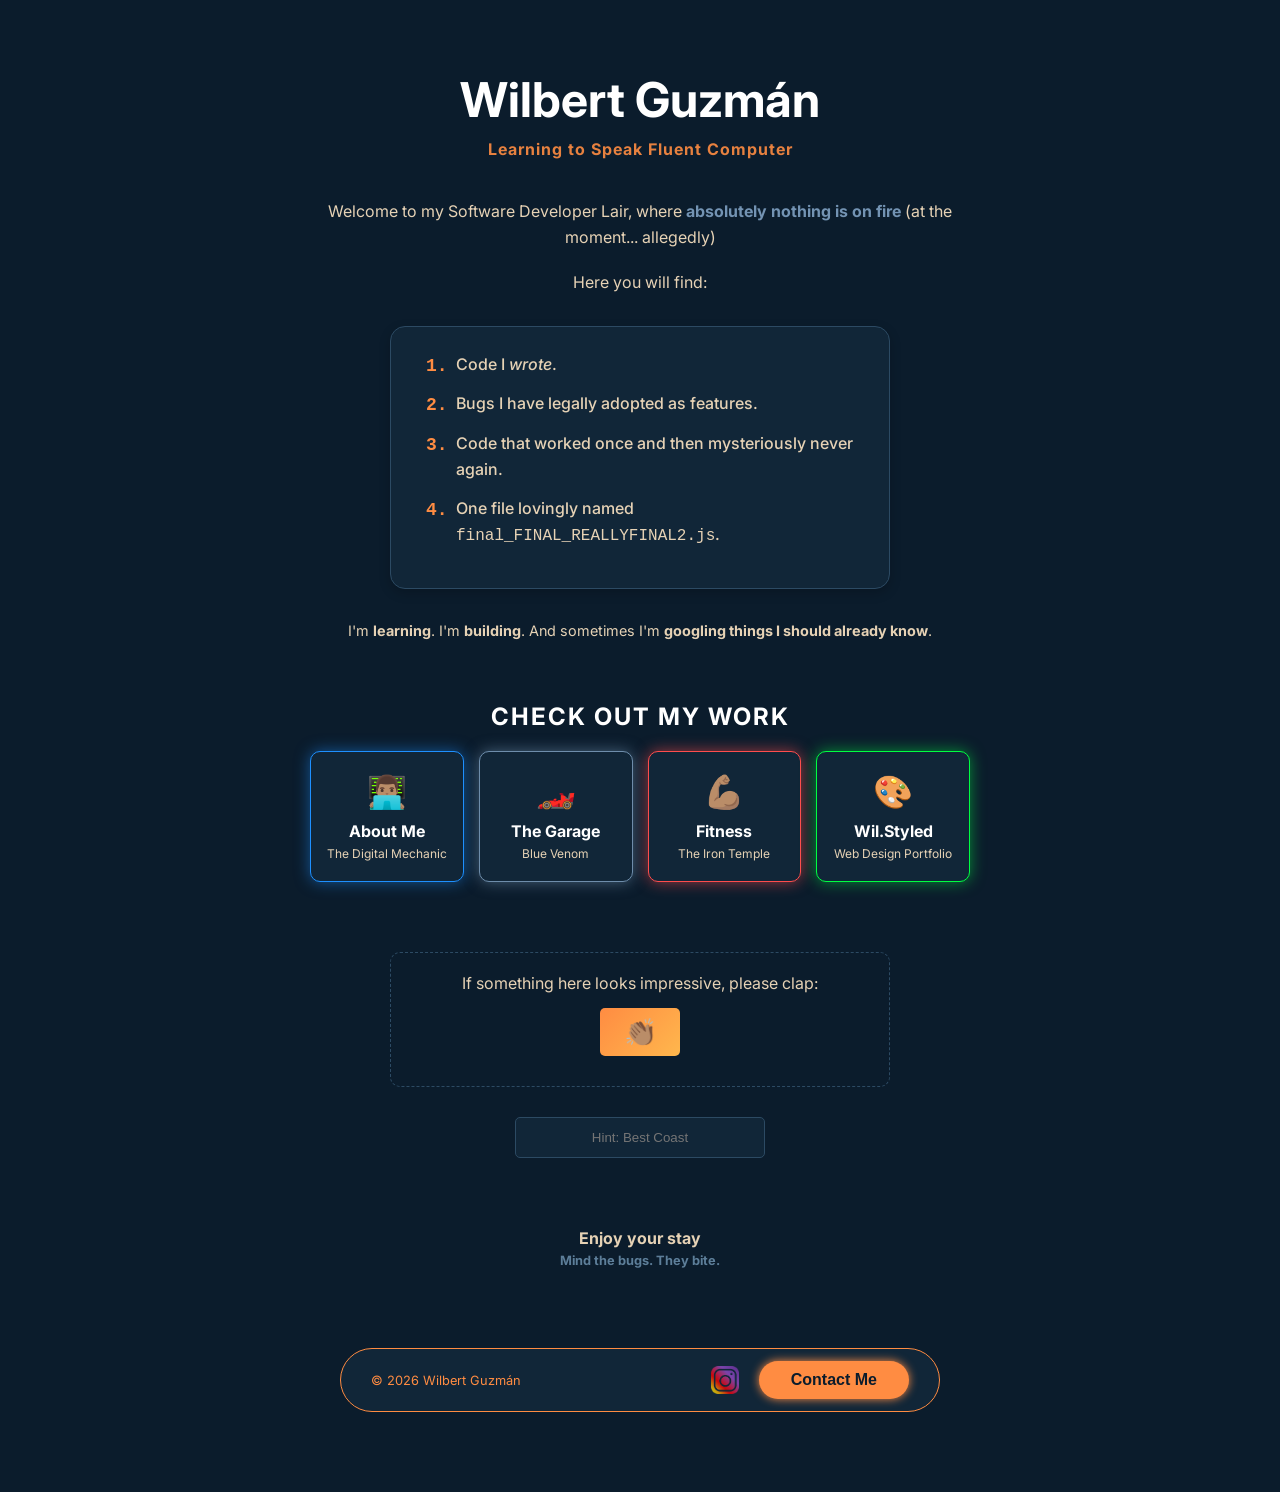
<file: index.html>
<!DOCTYPE html>
<html lang="en">
<head>
    <meta charset="UTF-8">
    <meta name="viewport" content="width=device-width, initial-scale=1.0">
    <title>Wilbert Guzmán | Developer Portfolio</title>
    <meta name="description" content="The web development portfolio of Wilbert Guzmán. Specializing in modern front-end development and responsive design."> 

    <link rel="icon" type="image/svg+xml" href="images/favicons/logo.svg"> 
    <link rel="icon" href="images/favicons/logo-16.png" sizes="16x16">
    <link rel="icon" href="images/favicons/logo-32.png" sizes="32x32">
    <link rel="apple-touch-icon" href="images/favicons/logo-180.png">

    <link rel="preconnect" href="https://fonts.googleapis.com">
    <link rel="preconnect" href="https://fonts.gstatic.com" crossorigin>
    <link href="https://fonts.googleapis.com/css2?family=Inter:wght@400;600;800&display=swap" rel="stylesheet">

    <link rel="stylesheet" href="style.css">
    <script src="script.js" defer></script>
</head>

<body>
    <div id="bug-container"></div>

    <main>
        <div class="hero">
            <h1 class="hero-title">Wilbert Guzmán</h1>
            <p class="hero-subtitle">Learning to Speak Fluent Computer</p>
        </div>

        <section class="intro-section">
            <p>Welcome to my Software Developer Lair, where <strong class="intro-emphasis">absolutely nothing is on fire</strong>
                (at the moment... allegedly)</p>

            <p class="intro-sub">Here you will find:</p>

            <ol class="fun-list">
                <li>Code I <em>wrote</em>.</li>
                <li>Bugs I have legally adopted as features.</li>
                <li>Code that worked once and then mysteriously never again.</li>
                <li>One file lovingly named <code>final_FINAL_REALLYFINAL2.js</code>.</li>
            </ol>

            <p class="learning-text">
                I'm <strong>learning</strong>.
                I'm <strong>building</strong>.
                And sometimes I'm <strong>googling things I should already know</strong>.
            </p>
        </section>

        <section class="work-hub">
            <h2 class="hub-title">Check Out My Work</h2>
            <div class="hub-grid">
                <a href="about.html" class="hub-card">
                    <span class="hub-icon">👨🏽‍💻</span>
                    <h3>About Me</h3>
                    <p>The Digital Mechanic</p>
                </a>
                <a href="garage.html" class="hub-card">
                    <span class="hub-icon">🏎️</span>
                    <h3>The Garage</h3>
                    <p>Blue Venom</p>
                </a>
                <a href="fitness.html" class="hub-card">
                    <span class="hub-icon">💪🏽</span>
                    <h3>Fitness</h3>
                    <p>The Iron Temple</p>
                </a>
                <a href="https://wil.styled" target="_blank" rel="noopener noreferrer" class="hub-card">
                    <span class="hub-icon">🎨</span>
                    <h3>Wil.Styled</h3>
                    <p>Web Design Portfolio</p>
                </a>
            </div>
        </section>

        <div class="clap-section">
            <p class="clap-intro">If something here looks impressive, please clap:</p>
            <button id="clapBtn">👏🏽</button>
            <div id="clapFeedback"></div>
        </div>

        <div class="secret-wrapper">
            <input type="text" id="secretInput" placeholder="Hint: Best Coast" autocomplete="off">
        </div>

        <div class="footer-pre">
            <p><strong>Enjoy your stay</strong></p>
            <p class="bug-msg">Mind the bugs. They bite.</p>
        </div>

        <footer>
            <div class="footer-deck">
                <span>&copy; 2026 Wilbert Guzmán</span>
                <div class="social-group">
                    <a href="https://instagram.com/wil.styled" target="_blank" rel="noopener noreferrer">
                        <img src="images/instagram-logo.png" alt="Instagram" class="insta-icon">
                    </a>
                    <button class="contact-trigger">Contact Me</button>
                </div>
            </div>
        </footer>
    </main>

    <div id="contact-modal" class="modal-overlay">
        <div class="modal-content">
            <button class="close-modal">&times;</button>
            <h3>Get in Touch</h3>
            <div class="contact-options">
                <a href="mailto:wil.styled@gmail.com" class="contact-btn"><span>📧</span>Email</a>
                <a href="tel:7148032941" class="contact-btn"><span>📞</span>Call</a>
                <a href="sms:7148032941" class="contact-btn"><span>💬</span>Text</a>
            </div>
        </div>
    </div>
</body>
</html>
</file>
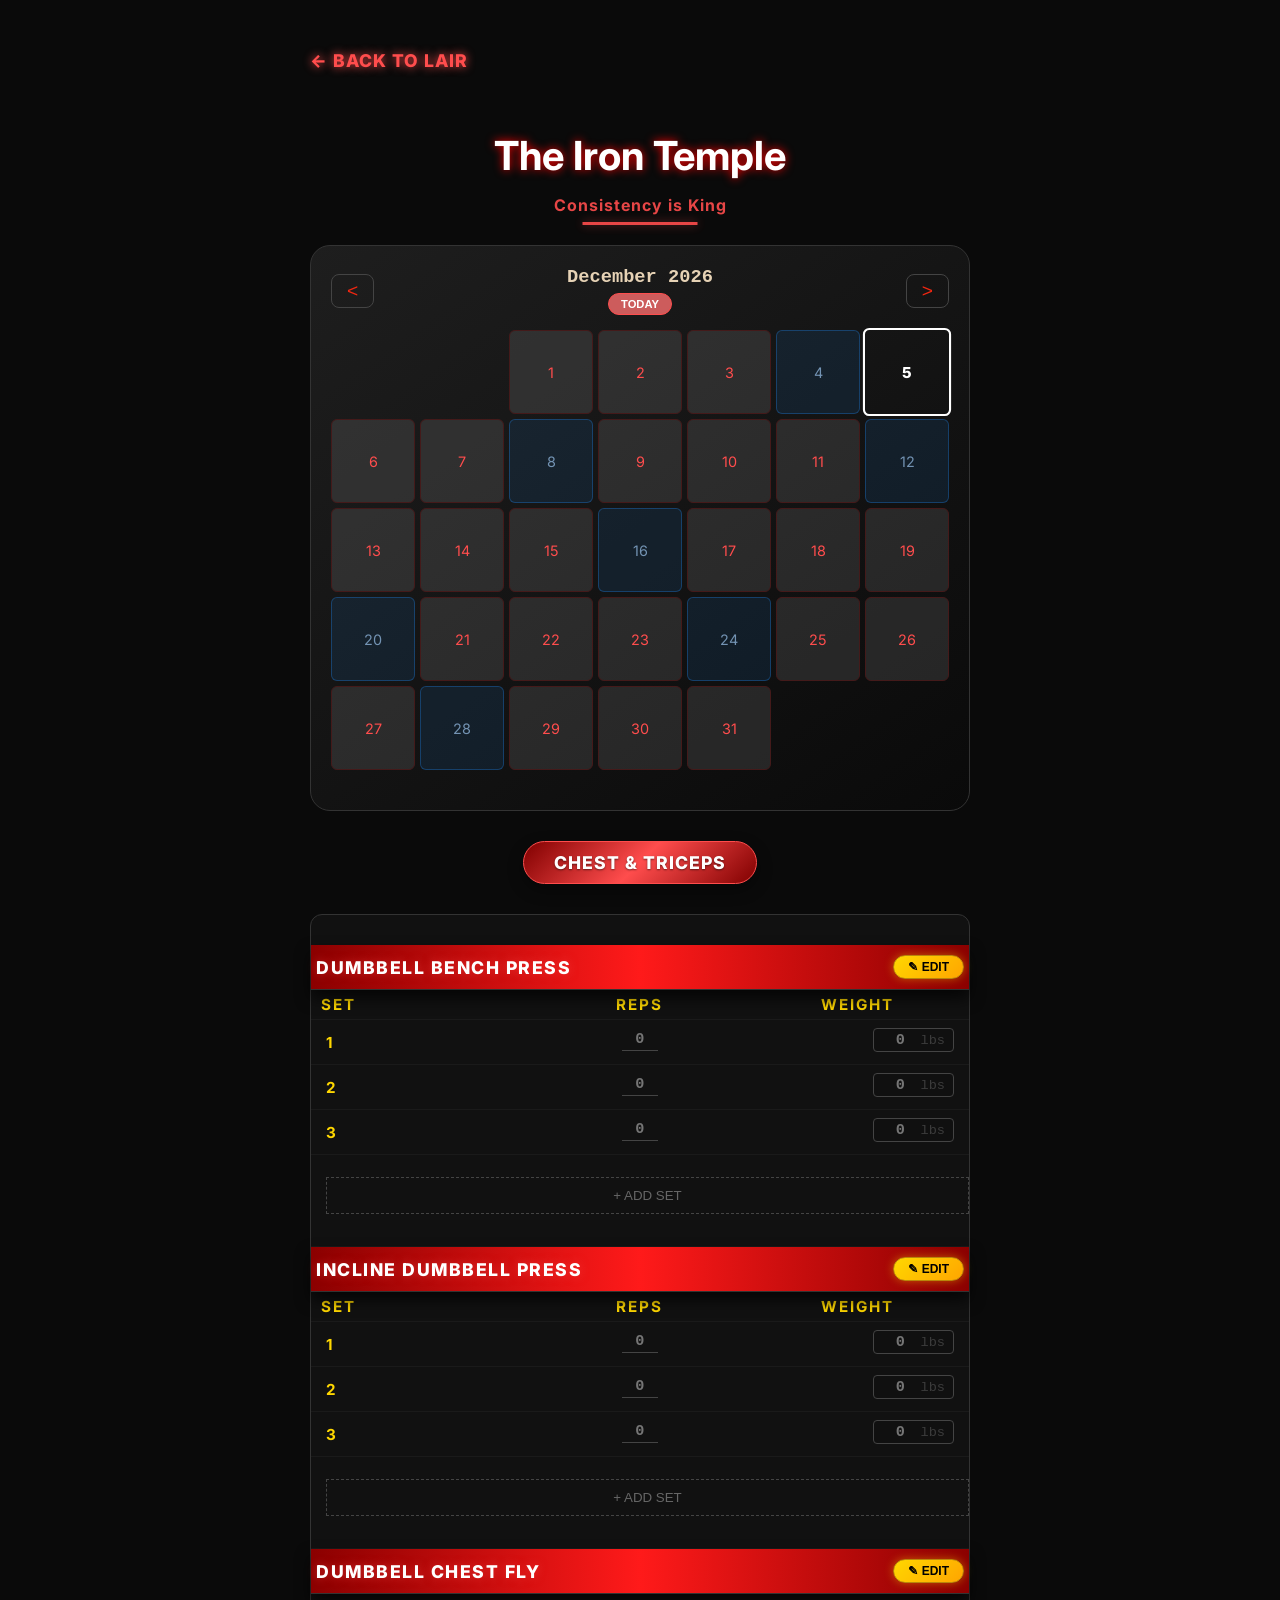
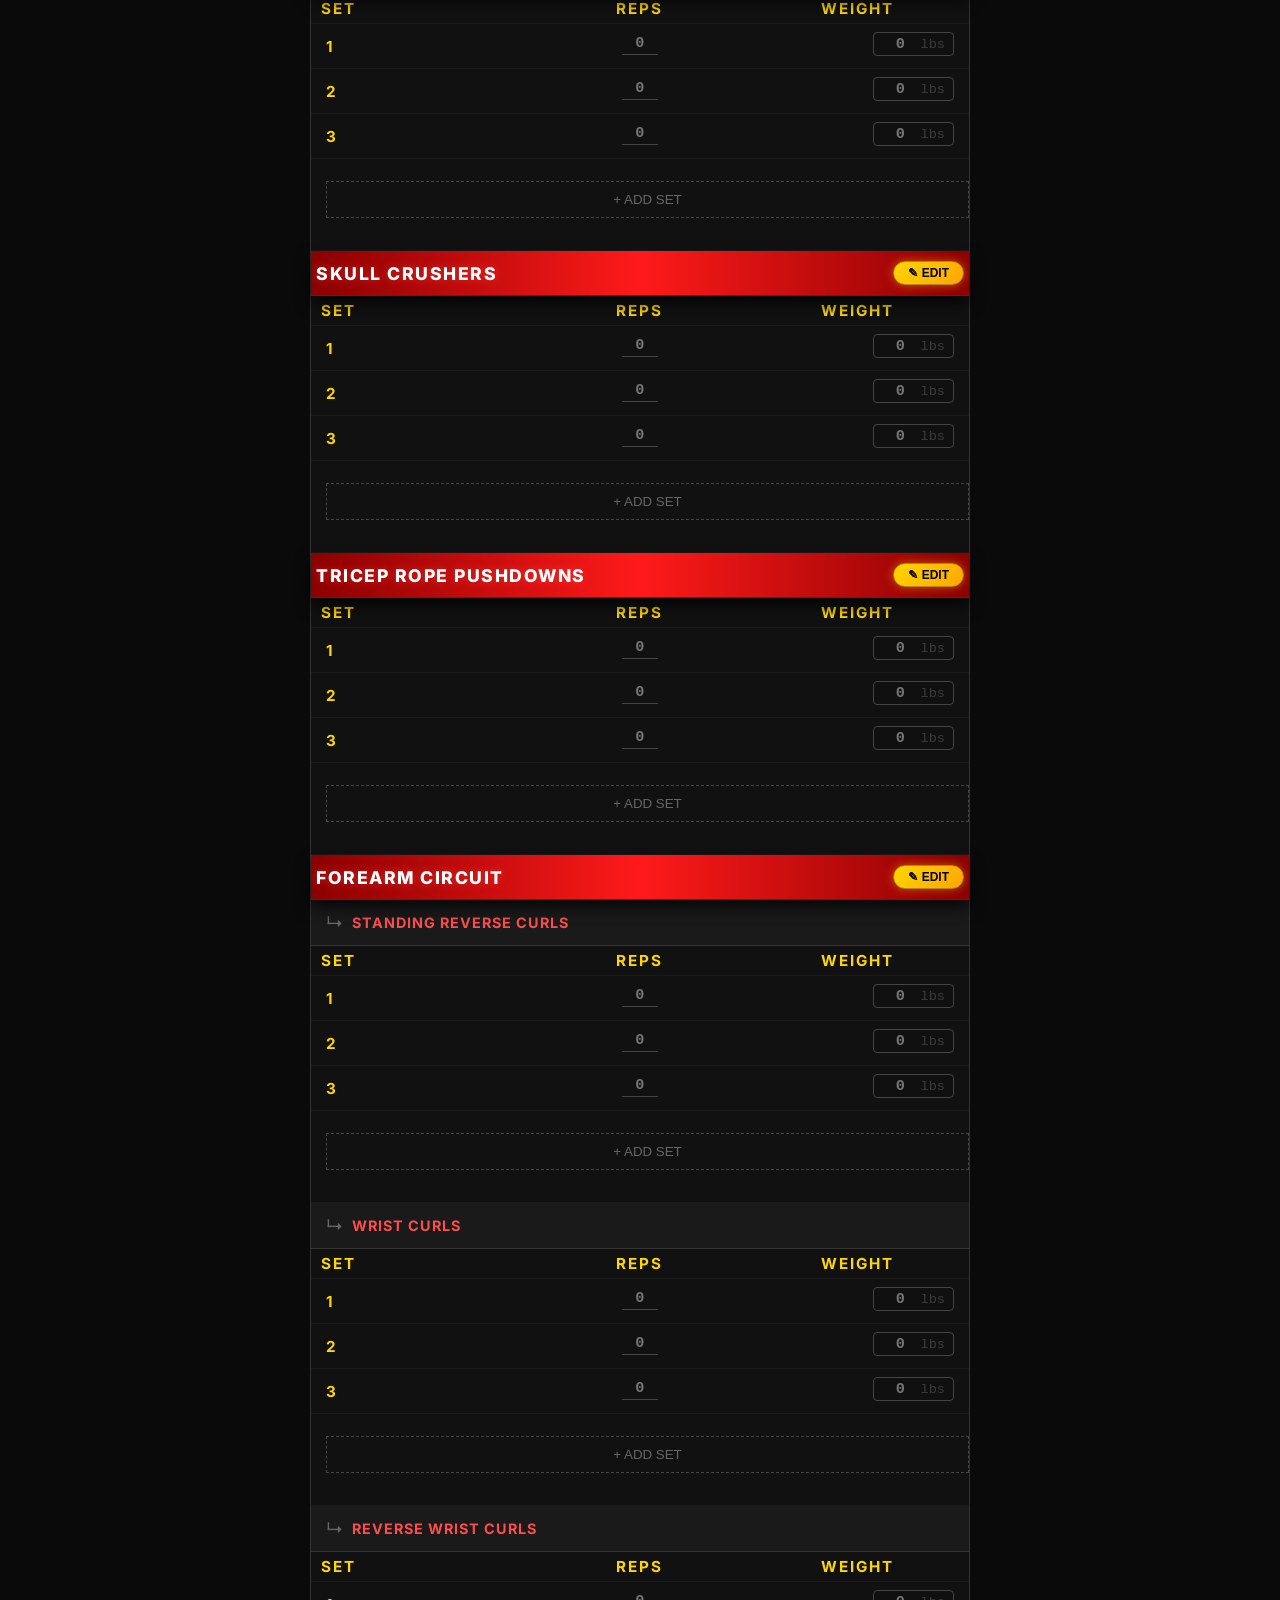
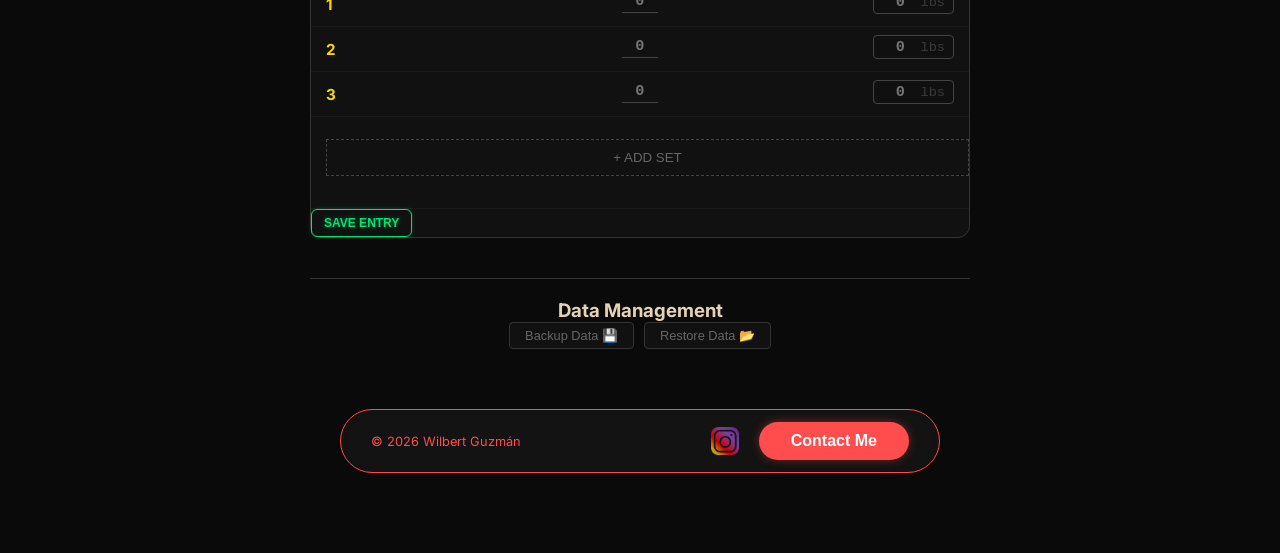
<file: fitness.html>
<!DOCTYPE html>
<html lang="en">
<head>
    <meta charset="UTF-8">
    <meta name="viewport" content="width=device-width, initial-scale=1.0">
    <title>The Iron Temple | Workout Log</title>
    <meta name="description" content="Explore Wilbert Guzmán's 5-day optimal split focused on hypertrophy, symmetry, and disciplined strength training."> 

    <link rel="icon" type="image/svg+xml" href="images/favicons/logo.svg"> 
    <link rel="icon" href="images/favicons/logo-16.png" sizes="16x16">
    <link rel="icon" href="images/favicons/logo-32.png" sizes="32x32">
    <link rel="apple-touch-icon" href="images/favicons/logo-180.png">

    <link rel="preconnect" href="https://fonts.googleapis.com">
    <link rel="preconnect" href="https://fonts.gstatic.com" crossorigin>
    <link href="https://fonts.googleapis.com/css2?family=Inter:wght@400;600;800&display=swap" rel="stylesheet">

    <link rel="stylesheet" href="style.css">
    <script src="script.js" defer></script>
</head>

<body class="fitness-mode">
    <main>
        <div class="back-nav">
            <a href="index.html" class="back-btn">← Back to Lair</a>
        </div>

        <div class="hero">
            <h1 class="hero-title sub">The Iron Temple</h1>
            <p class="hero-subtitle">Consistency is King</p>
        </div>

        <div class="dashboard-header">
            <div class="cal-controls">
                <button class="cal-btn" onclick="window.changeMonth(-1)">&lt;</button>
                <div class="cal-title-container">
                    <h3 id="cal-month-title">Loading...</h3>
                    <button class="today-btn" onclick="window.goToToday()">Today</button>
                </div>
                <button class="cal-btn" onclick="window.changeMonth(1)">&gt;</button>
            </div>
            <div class="class-grid" id="main-calendar"></div>
        </div>

        <div class="active-split-pill-container">
            <div class="day-header-badge" id="active-day-header">Loading...</div>
        </div>
        
        <div class="workout-container" id="main-container">
            <div class="workout-card" id="active-card">
                <table id="active-table">
                    <tbody id="active-tbody"></tbody>
                </table>

                <div id="rest-message" class="rest-view">
                    <h2 class="rest-title">⛔️ Rest Day</h2>
                    <p class="rest-sub">Enjoy the Recovery</p>
                    <button class="action-mode-btn force-load-btn" onclick="window.forceWorkoutLoad()">Log Workout Anyway</button>
                </div>

                <button id="add-btn" class="add-row-btn" onclick="window.addCurrentExercise()">+ Add Exercise</button>
                <button id="save-btn" class="action-mode-btn save" onclick="window.saveCurrentEntry()">Save Entry</button>
            </div> 
            
            <div class="data-controls">
                <h3 class="data-title">Data Management</h3>
                <div class="data-buttons">
                    <button class="data-btn export" onclick="window.exportData()">Backup Data 💾</button>
                    <button class="data-btn import" onclick="window.triggerImport()">Restore Data 📂</button>
                    <input type="file" id="import-file" accept=".json" onchange="window.importData(this)">
                </div>
            </div>
        </div>
        
        <footer>
            <div class="footer-deck">
                <span>&copy; 2026 Wilbert Guzmán</span>
                <div class="social-group">
                    <a href="https://instagram.com/wil.styled" target="_blank" rel="noopener noreferrer">
                        <img src="images/instagram-logo.png" alt="Instagram" class="insta-icon">
                    </a>
                    <button class="contact-trigger">Contact Me</button>
                </div>
            </div>
        </footer>
    </main>

    <div class="modal-overlay">
        <div class="modal-content">
            <button class="close-modal">&times;</button>
            <h3>Get in Touch</h3>
            <div class="contact-options">
                <a href="mailto:wil.styled@gmail.com" class="contact-btn"><span>📧</span>Email</a>
                <a href="tel:7148032941" class="contact-btn"><span>📞</span>Call</a>
                <a href="sms:7148032941" class="contact-btn"><span>💬</span>Text</a>
            </div>
        </div>
    </div>
</body>
</html>
</file>
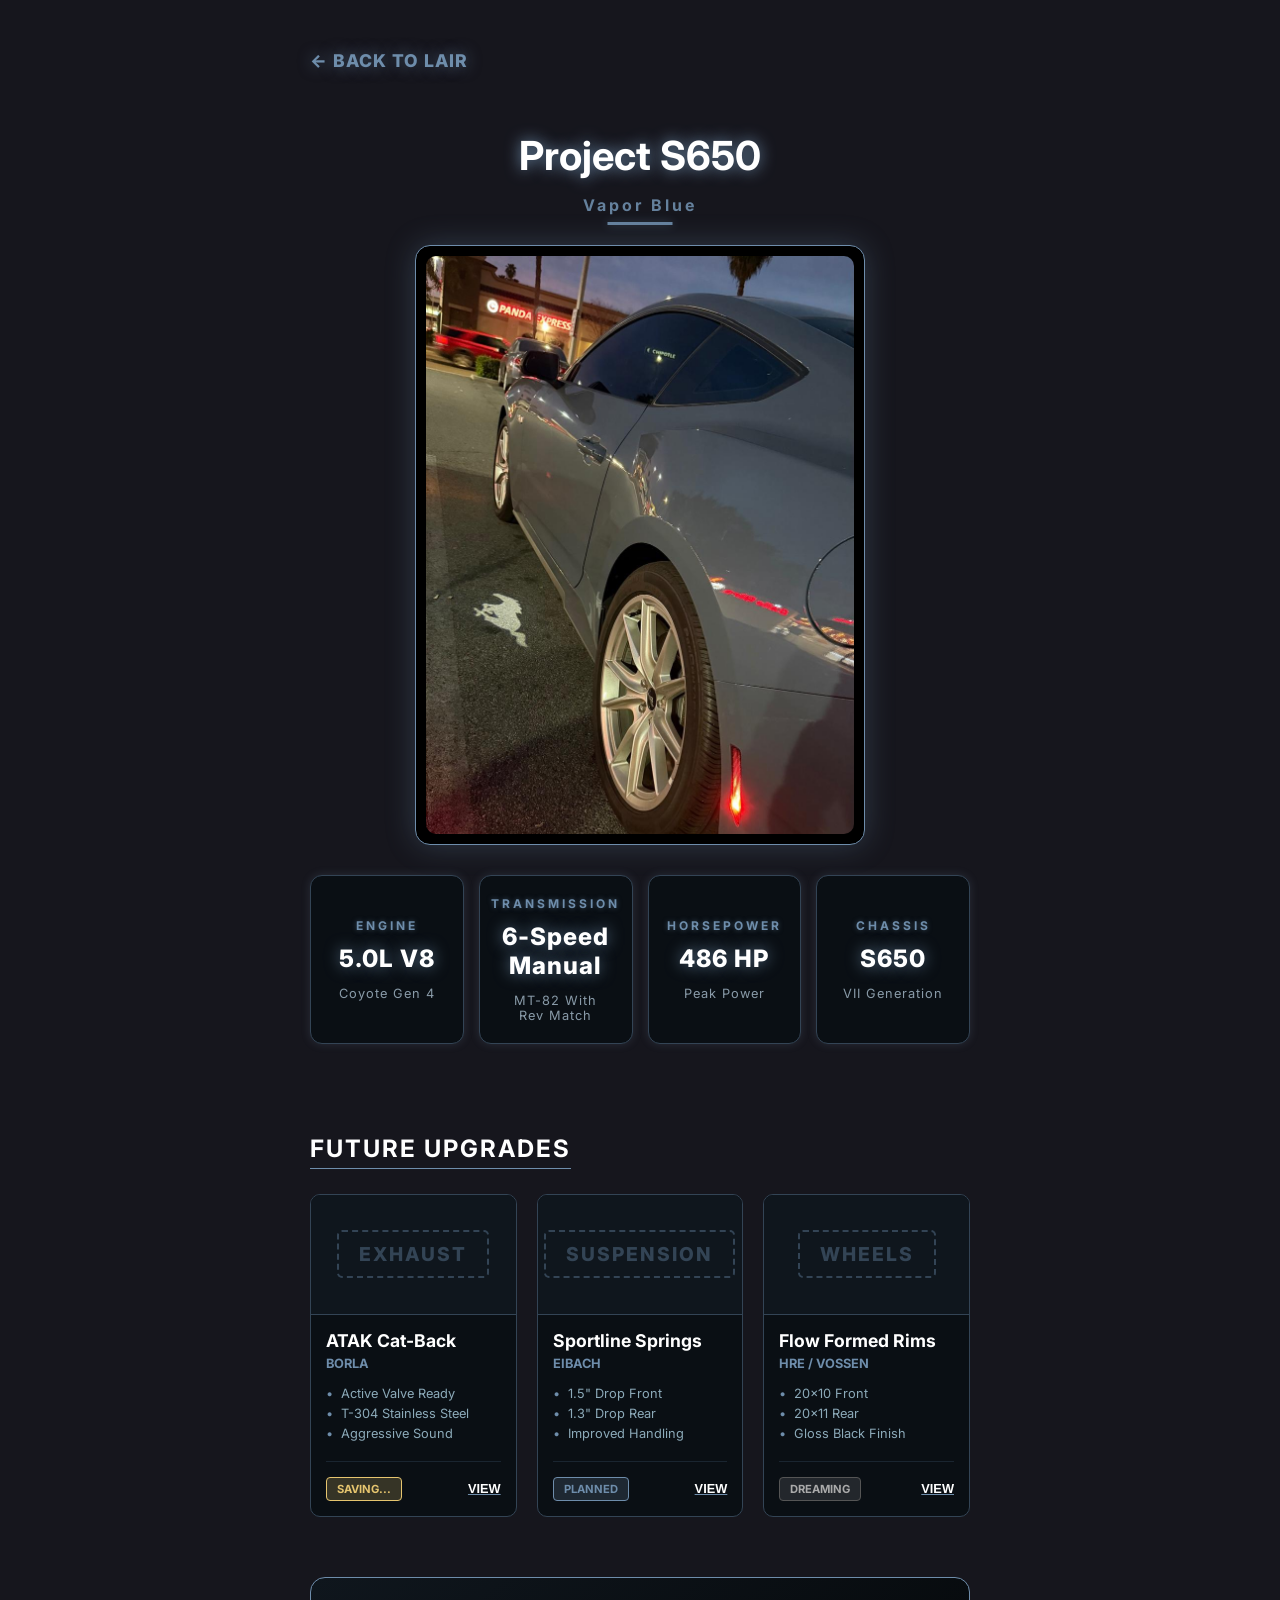
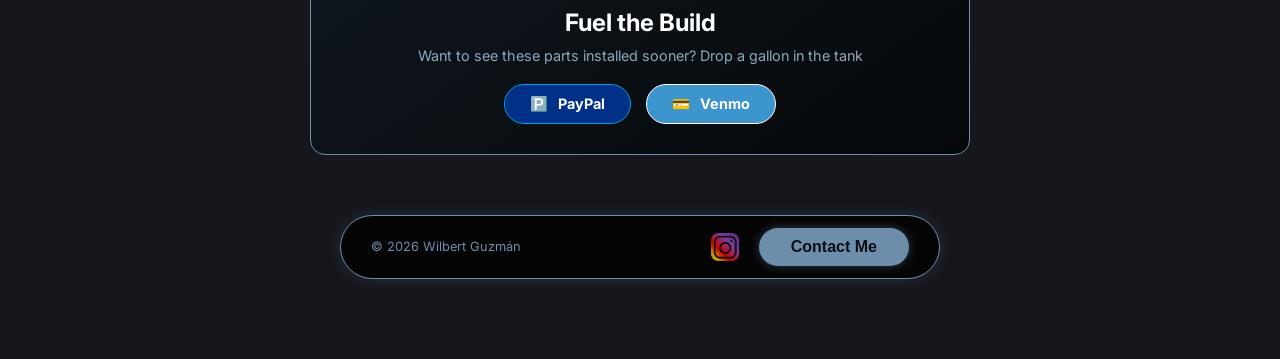
<file: garage.html>
<!DOCTYPE html>
<html lang="en">
<head>
    <meta charset="UTF-8">
    <meta name="viewport" content="width=device-width, initial-scale=1.0">
    <title>The Garage | Project Mustang</title>
    <meta name="description" content="A look into Wilbert Guzmán's garage, featuring builds, modifications, and the pursuit of performance with the S650 Mustang GT.">
    
    <link rel="icon" type="image/svg+xml" href="images/favicons/logo.svg"> 
    <link rel="icon" href="images/favicons/logo-16.png" sizes="16x16">
    <link rel="icon" href="images/favicons/logo-32.png" sizes="32x32">
    <link rel="apple-touch-icon" href="images/favicons/logo-180.png">

    <link rel="preconnect" href="https://fonts.googleapis.com">
    <link rel="preconnect" href="https://fonts.gstatic.com" crossorigin>
    <link href="https://fonts.googleapis.com/css2?family=Inter:wght@400;600;800&display=swap" rel="stylesheet">

    <link rel="stylesheet" href="style.css">
    <script src="script.js" defer></script>
</head>

<body class="garage-mode">
    <main>
        <div class="back-nav">
            <a href="index.html" class="back-btn">← Back to Lair</a>
        </div>

        <div class="hero">
            <h1 class="hero-title sub">Project S650</h1>
            <p class="hero-subtitle">Vapor Blue</p>
        </div>

        <div class="garage-container">
            <div class="garage-frame">
                <img src="images/s650.jpg" alt="2024 mustang gt s650" class="garage-hero-img">
            </div>

            <div class="specs-grid">
                <div class="spec-card">
                    <div class="spec-label">ENGINE</div>
                    <div class="spec-value">5.0L V8</div> 
                    <div class="spec-sub">Coyote Gen 4</div>
                </div>
                <div class="spec-card">
                    <div class="spec-label">TRANSMISSION</div>
                    <div class="spec-value">6-Speed Manual</div>
                    <div class="spec-sub">MT-82 with Rev Match</div>
                </div>
                <div class="spec-card">
                    <div class="spec-label">HORSEPOWER</div>
                    <div class="spec-value">486 HP</div>
                    <div class="spec-sub">Peak Power</div>
                </div>
                <div class="spec-card">
                    <div class="spec-label">CHASSIS</div>
                    <div class="spec-value">S650</div>
                    <div class="spec-sub">VII Generation</div>
                </div>
            </div>
        </div>

        <div class="build-section">
            <h2 class="section-header">Future Upgrades</h2>
            
            <div class="wishlist-grid">
                <div class="wish-card">
                    <div class="wish-img-box">
                        <div class="pic-placeholder">EXHAUST</div>
                    </div>
                    <div class="wish-info">
                        <h3>ATAK Cat-Back</h3>
                        <p class="wish-brand">Borla</p>
                        <ul class="wish-specs">
                            <li>Active Valve Ready</li>
                            <li>T-304 Stainless Steel</li>
                            <li>Aggressive Sound</li>
                        </ul>
                        <div class="wish-footer">
                            <span class="status-pill pending">SAVING...</span>
                            <button class="link-btn">VIEW</button>
                        </div>
                    </div>
                </div> 
                
                <div class="wish-card">
                    <div class="wish-img-box">
                        <div class="pic-placeholder">SUSPENSION</div>
                    </div>
                    <div class="wish-info">
                        <h3>Sportline Springs</h3>
                        <p class="wish-brand">Eibach</p>
                        <ul class="wish-specs">
                            <li>1.5" Drop Front</li>
                            <li>1.3" Drop Rear</li>
                            <li>Improved Handling</li>
                        </ul>
                        <div class="wish-footer">
                            <span class="status-pill planned">PLANNED</span>
                            <button class="link-btn">VIEW</button>
                        </div>
                    </div>
                </div>

                <div class="wish-card">
                    <div class="wish-img-box">
                        <div class="pic-placeholder">WHEELS</div>
                    </div>
                    <div class="wish-info">
                        <h3>Flow Formed Rims</h3>
                        <p class="wish-brand">HRE / VOSSEN</p>
                        <ul class="wish-specs">
                            <li>20x10 Front</li>
                            <li>20x11 Rear</li>
                            <li>Gloss Black Finish</li>
                        </ul>
                        <div class="wish-footer">
                            <span class="status-pill dreaming">DREAMING</span>
                            <button class="link-btn">VIEW</button>
                        </div>
                    </div>
                </div>
            </div> 
        </div> 
        
        <div class="donation-container">
            <h2>Fuel the Build</h2>
            <p>Want to see these parts installed sooner? Drop a gallon in the tank</p>
            <div class="donation-buttons">
                <a href="https://paypal.me/WilbertGuzman" class="donate-btn paypal"><span>🅿️</span> PayPal</a>
                <a href="https://venmo.com/u/Wilbert-Guzman" class="donate-btn venmo"><span>💳</span> Venmo</a>
            </div>
        </div>

        <footer>
            <div class="footer-deck">
                <span>&copy; 2026 Wilbert Guzmán</span>
                <div class="social-group">
                    <a href="https://instagram.com/wil.styled" target="_blank" rel="noopener noreferrer">
                        <img src="images/instagram-logo.png" alt="Instagram" class="insta-icon">
                    </a>
                    <button class="contact-trigger">Contact Me</button>
                </div>
            </div>
        </footer>
    </main>

    <div class="modal-overlay">
        <div class="modal-content">
            <button class="close-modal">&times;</button>
            <h3>Get in Touch</h3>
            <div class="contact-options">
                <a href="mailto:wil.styled@gmail.com" class="contact-btn"><span>📧</span>Email</a>
                <a href="tel:7148032941" class="contact-btn"><span>📞</span>Call</a>
                <a href="sms:7148032941" class="contact-btn"><span>💬</span>Text</a>
            </div>
        </div>
    </div>
</body>
</html>
</file>
<file: style.css>
/* ==========================================================================
   1. GLOBAL / SHARED STYLES
   ========================================================================== */
:root {
    --accent-color: #ff8c42;
}

* {
    margin: 0;
    padding: 0;
    box-sizing: border-box;
}

html {
    background-color: #0b1c2c;
    min-height: 100%;
}

body {
    background-color: #0b1c2c;
    color: #e6d2b5;
    font-family: 'Inter', sans-serif;
    display: flex;
    flex-direction: column;
    min-height: 100vh;
    overflow-x: hidden;
}

code,
.crawler,
.fun-list li::before,
.mini-input,
#cal-month-title {
    font-family: "Courier New", monospace;
}

h1,
h2,
p,
li {
    margin: 0;
}

main {
    width: 100%;
    max-width: 700px;
    margin: 0 auto;
    padding: 40px 20px;
    text-align: center;
    display: flex;
    flex-direction: column;
    align-items: center;
}

/* --- Hero Typography --- */
.hero {
    text-align: center;
    padding: 20px 20px;
    width: 100%;
}

.hero-title {
    margin-top: 10px;
    font-size: 3rem;
    font-weight: bold;
    color: #fff;
    margin-bottom: 10px;
}

.hero-title.sub {
    font-size: 2.5rem;
}

.hero-subtitle {
    font-size: 16px;
    margin-top: 5px;
    font-weight: bold;
    letter-spacing: 1px;
    color: #ff8c42;
    opacity: 0.9;
}

/* --- Navigation --- */
.back-nav {
    width: 100%;
    text-align: left;
    margin-bottom: 20px;
}

.back-btn {
    display: inline-flex;
    align-items: center;
    gap: 8px;
    font-size: 1.1rem;
    font-weight: 800;
    text-transform: uppercase;
    text-decoration: none;
    letter-spacing: 1px;
    background: transparent;
    border: none;
    padding: 10px 0;
    transition: all 0.3s cubic-bezier(0.25, 0.46, 0.45, 0.94);
    color: var(--accent-color, #e6d2b5);
    text-shadow: 0 0 10px currentColor;
}

.back-btn:hover {
    letter-spacing: 4px;
    text-shadow: 0 0 10px currentColor, 0 0 20px currentColor, 0 0 40px #fff;
    transform: translateX(5px);
}

@keyframes pointLeft {
    0% { transform: translateX(0); }
    50% { transform: translateX(-6px); }
    100% { transform: translateX(0); }
}

.back-btn:hover::before {
    animation: pointLeft 0.8s infinite ease-in-out;
    color: #fff;
    text-shadow: 0 0 10px #fff;
}

/* --- Footer & Contact Modal --- */
footer {
    margin-top: 60px;
    width: 100%;
    display: flex;
    justify-content: center;
    padding-bottom: 40px;
}

.footer-deck {
    display: flex;
    align-items: center;
    justify-content: space-between;
    gap: 20px;
    background: var(--modal-bg, #112638);
    border: 1px solid var(--accent-color, #2c4a63);
    padding: 12px 30px;
    border-radius: 50px;
    width: 100%;
    max-width: 600px;
    flex-wrap: wrap;
    backdrop-filter: blur(5px);
}

.footer-deck span {
    font-size: 0.8rem;
    color: var(--accent-color, #e6d2b5);
}

.social-group {
    display: flex;
    align-items: center;
    gap: 20px;
}

.insta-icon {
    height: 28px;
    width: auto;
    display: block;
    opacity: 0.8;
    transition: opacity 0.2s;
}

.insta-icon:hover {
    opacity: 1;
}

.contact-trigger {
    padding: 10px 32px;
    color: #0b1c2c;
    background: var(--accent-color, #ff8c42);
    border: none;
    font-size: 1rem;
    font-weight: bold;
    border-radius: 20px;
    transition: 0.3s;
    cursor: pointer;
    box-shadow: 0 0 10px var(--accent-color);
    white-space: nowrap;
}

.contact-trigger:hover {
    background: #fff !important;
    color: #000 !important;
    transform: translateY(-3px) !important;
    box-shadow: 0 8px 25px var(--accent-color) !important;
    border-color: #ffffff !important;
    opacity: 1 !important;
}

.modal-overlay {
    display: none;
    position: fixed;
    top: 0;
    left: 0;
    width: 100%;
    height: 100%;
    background: rgba(0, 0, 0, 0.3);
    z-index: 10001;
    align-items: center;
    justify-content: center;
    backdrop-filter: blur(12px);
    opacity: 0;
    transition: opacity 0.4s ease;
}

.modal-overlay.active {
    display: flex;
    opacity: 1;
}

.modal-content {
    background: var(--modal-bg, rgba(17, 38, 56, 0.8));
    padding: 35px;
    border-radius: 28px;
    width: 90%;
    max-width: 380px;
    text-align: center;
    border: 1px solid var(--accent-color, rgba(255, 140, 66, 0.3));
    box-shadow: 0 25px 50px rgba(0, 0, 0, 0.3);
    transform: translateY(30px) scale(0.9);
    transition: transform 0.5s cubic-bezier(0.175, 0.885, 0.32, 1.275);
}

.modal-overlay.active .modal-content {
    transform: translateY(0) scale(1);
}

.modal-content h3 {
    margin-bottom: 25px;
    color: var(--accent-color, #ff8c42);
    font-size: 1.4rem;
    letter-spacing: 1px;
}

.contact-options {
    display: flex;
    flex-direction: column;
    gap: 15px;
}

.contact-btn {
    display: flex;
    align-items: center;
    justify-content: space-between;
    padding: 16px 20px;
    margin-bottom: 12px;
    border-radius: 16px;
    background: rgba(255, 255, 255, 0.05);
    color: #fff;
    text-decoration: none;
    font-weight: 600;
    border: 1px solid rgba(255, 255, 255, 0.1);
    transition: all 0.3s cubic-bezier(0.23, 1, 0.32, 1);
}

.contact-btn:hover {
    background: #fff !important;
    color: #000 !important;
    transform: translateY(-3px) !important;
    box-shadow: 0 8px 25px var(--accent-color) !important;
    border-color: #fff !important;
    opacity: 1 !important;
}

.close-modal {
    position: absolute;
    top: 10px;
    right: 15px;
    background: none;
    border: none;
    font-size: 2rem;
    color: #e6d2b5;
    cursor: pointer;
}

@media (max-width: 600px) {
    .footer-deck {
        flex-wrap: nowrap !important;
        width: 95%;
        padding: 10px 15px;
        gap: 8px;
        justify-content: space-between;
    }
    .footer-deck span {
        font-size: 0.7rem;
        white-space: nowrap;
    }
    .contact-trigger {
        padding: 8px 16px;
        font-size: 0.8rem;
        white-space: nowrap;
    }
}

/* ==========================================================================
   2. INDEX PAGE STYLES (HOME)
   ========================================================================== */

.intro-section {
    margin: 20px 0;
    text-align: center;
    color: #e6d2b5;
    line-height: 1.6;
}

.intro-emphasis {
    color: #7393B3;
}

.intro-sub {
    margin-top: 20px;
}

.learning-text {
    margin-top: 20px;
    font-size: 0.9rem;
}

.footer-pre {
    margin-top: 40px;
    margin-bottom: 20px;
    text-align: center;
}

.bug-msg {
    font-size: 0.8rem;
    margin-top: 5px;
    color: #5d7e99;
    opacity: 1;
    font-weight: bold;
}

.fun-list {
    background-color: #112638;
    padding: 25px;
    border-radius: 15px;
    border: 1px solid #2c4a63;
    margin: 30px auto;
    width: 100%;
    max-width: 500px;
    text-align: left;
    list-style: none;
    counter-reset: wilbertCounter;
    box-shadow: 0 4px 12px rgba(0, 0, 0, 0.2);
}

.fun-list li {
    counter-increment: wilbertCounter;
    margin-bottom: 14px;
    padding-left: 40px;
    position: relative;
    color: #e6d2b5;
    font-weight: 500;
}

.fun-list li::before {
    content: counter(wilbertCounter) ".";
    position: absolute;
    left: 10px;
    top: 0;
    font-weight: bold;
    font-size: 18px;
    color: #ff8c42;
}

.work-hub {
    width: 100%;
    margin-top: 40px;
    margin-bottom: 40px;
    text-align: center;
}

.hub-title {
    font-size: 1.5rem;
    color: #fff;
    margin-bottom: 20px;
    text-transform: uppercase;
    letter-spacing: 2px;
}

.hub-grid {
    display: grid;
    grid-template-columns: repeat(auto-fit, minmax(140px, 1fr));
    gap: 15px;
    width: 100%;
}

.hub-card {
    background: #112638;
    border: 1px solid #2c4a63;
    border-radius: 10px;
    padding: 20px 10px;
    text-decoration: none;
    transition: all 0.3s ease;
    display: flex;
    flex-direction: column;
    align-items: center;
    justify-content: center;
}

.hub-card:hover {
    transform: translateY(-5px);
    background: #1a354d;
}

.hub-icon {
    font-size: 2rem;
    margin-bottom: 10px;
}

.hub-card h3 {
    font-size: 1rem;
    color: #fff;
    margin-bottom: 5px;
    font-weight: bold;
}

.hub-card p {
    font-size: 0.75rem;
    color: #e6d2b5;
    font-weight: normal;
}

.hub-card:nth-child(1) { border-color: #1E90FF; box-shadow: 0 0 15px rgba(30, 144, 255, 0.5); }
.hub-card:nth-child(1):hover { background: #001f3f; box-shadow: 0 0 25px rgba(30, 144, 255, 0.8); border-color: #fff; }

.hub-card:nth-child(2) { border-color: #6E8DAB; box-shadow: 0 0 15px rgba(110, 141, 171, 0.6); }
.hub-card:nth-child(2):hover { background: #1a252e; box-shadow: 0 0 30px rgba(110, 141, 171, 0.9); border-color: #a2c4e6; }

.hub-card:nth-child(3) { border-color: #ff4d4d; box-shadow: 0 0 15px rgba(255, 77, 77, 0.6); }
.hub-card:nth-child(3):hover { background: #2b1111; box-shadow: 0 0 30px rgba(255, 77, 77, 0.9); border-color: #ff9999; }

.hub-card:nth-child(4) { border-color: #00ff41; box-shadow: 0 0 15px rgba(0, 255, 65, 0.5); }
.hub-card:nth-child(4):hover { background: #112b1a; box-shadow: 0 0 30px rgba(0, 255, 65, 0.8); border-color: #80ff9e; }

.clap-section {
    margin-top: 30px;
    padding: 20px;
    border: 1px dashed #2c4a63;
    border-radius: 10px;
    text-align: center;
    width: 100%;
    max-width: 500px;
}

#clapBtn {
    background: linear-gradient(135deg, #ff8c42, #ffb74d);
    color: #0b1c2c;
    border: none;
    padding: 10px 25px;
    font-size: 24px;
    font-weight: bold;
    cursor: pointer;
    border-radius: 5px;
    transition: transform 0.1s ease;
    margin-top: 15px;
}

#clapBtn:active {
    transform: scale(0.9);
}

#clapFeedback {
    margin-top: 10px;
    font-size: 14px;
    font-weight: bold;
    color: #ff8c42;
}

.secret-wrapper {
    margin: 30px 0;
    width: 100%;
    display: flex;
    justify-content: center;
}

#secretInput {
    width: 100%;
    max-width: 250px;
    padding: 12px;
    background-color: #112638;
    color: #e6d2b5;
    text-align: center;
    border-radius: 5px;
    border: 1px solid #2c4a63;
    transition: all 0.3s;
}

#secretInput:focus {
    outline: none;
    border-color: #ff8c42;
    box-shadow: 0 0 15px #ff8c42;
    transform: scale(1.02);
}

#bug-container {
    position: fixed;
    top: 0;
    left: 0;
    width: 100vw;
    height: 100vh;
    pointer-events: none;
    z-index: 9999;
    overflow: hidden;
}

.crawler {
    position: absolute;
    font-size: 2rem;
    pointer-events: auto;
    filter: drop-shadow(0 0 5px #00ff41);
    display: flex;
    justify-content: center;
    align-items: center;
    width: 60px;
    height: 60px;
}

/* LAKERS MODE */
body.lakers-mode {
    --accent-color: #FDB927;
    --modal-bg: rgba(85, 37, 131, 0.9);
    background-color: #552583;
}
body.lakers-mode .fun-list { background-color: #552583; border-color: #FDB927; }
body.lakers-mode .fun-list li, body.lakers-mode .fun-list li::before { color: #FDB927; }
body.lakers-mode .intro-section, body.lakers-mode .hero-subtitle, body.lakers-mode .hero-title, body.lakers-mode .bug-msg { color: #FDB927; }
body.lakers-mode .clap-section { background-color: #552583; border: 2px dashed #FDB927; }
body.lakers-mode #clapFeedback { color: #FDB927; }
body.lakers-mode #clapBtn {
    background: linear-gradient(135deg, #FDB927, #E6C56F);
    color: #552583;
    border: none;
    position: relative;
    overflow: hidden;
    isolation: isolate;
    transform: translateZ(0);
    box-shadow: 0 0 12px rgba(253, 185, 39, 0.6);
    z-index: 1;
}

@keyframes shine {
    0% { left: -75%; }
    20% { left: 125%; }
    100% { left: 125%; }
}

body.lakers-mode #clapBtn::after {
    content: '';
    position: absolute;
    top: 0;
    left: -150%;
    width: 80%;
    height: 100%;
    background: linear-gradient(to right, rgba(255, 255, 255, 0) 0%, rgba(255, 255, 255, 0.6) 50%, rgba(255, 255, 255, 0) 100%);
    transform: skewX(-25deg);
    animation: shine 3s infinite;
    pointer-events: none;
    z-index: -1;
}
body.lakers-mode #secretInput { background-color: #552583; border: 2px solid #FF512F; color: #FDB927; }
body.lakers-mode .hub-card { background: #552583; border-color: #FDB927; }
body.lakers-mode .hub-card h3, body.lakers-mode .hub-card p { color: #FDB927; }
body.lakers-mode .hub-card:hover { background: #FDB927; }
body.lakers-mode .hub-card:hover h3, body.lakers-mode .hub-card:hover p { color: #552583; }
body.lakers-mode .contact-trigger { background-color: var(--accent-color, #FDB927); color: #552583; box-shadow: 0 0 10px rgba(253, 185, 39, 0.4); }
body.lakers-mode .modal-content { border-color: var(--accent-color, #FDB927); }
body.lakers-mode .modal-content h3 { color: var(--accent-color, #FDB927); }
body.lakers-mode .contact-btn { border-color: var(--accent-color, #FDB927); color: var(--accent-color, #FDB927); background: rgba(85, 37, 131, 0.9); }


/* ==========================================================================
   3. DODGERS / ABOUT PAGE GLOBAL
   ========================================================================== */

body.dodgers-mode {
    --accent-color: #1E90FF;
    --modal-bg: rgba(0, 22, 43, 0.7);
    background: linear-gradient(180deg, #FF6F61 0%, #6A0572 15%, #00162B 45%);
    background-attachment: fixed;
}
body.dodgers-mode .hero-subtitle { color: #ef3e42; font-weight: bold; border-bottom: none; position: relative; padding-bottom: 10px; display: inline-block; }
body.dodgers-mode .hero-subtitle::after {
    content: ''; position: absolute; bottom: 0; left: 50%; transform: translateX(-50%); width: 60px; height: 3px;
    background-color: #ef3e42; box-shadow: 0 0 10px rgba(239, 62, 66, 0.5);
}
body.dodgers-mode .contact-trigger { background-color: var(--accent-color, #1E90FF); color: #fff; box-shadow: 0 0 10px rgba(30, 144, 255, 0.4); }
body.dodgers-mode .modal-content { border-color: var(--accent-color, #1E90FF); }
body.dodgers-mode .modal-content h3 { color: var(--accent-color, #1E90FF); }
body.dodgers-mode .contact-btn { border-color: var(--accent-color, #1E90FF); color: var(--accent-color, #1E90FF); background: rgba(0, 22, 43, 0.7); }

.music-player {
    position: relative;
    text-align: center;
}

.img-container {
    width: 150px;
    height: 150px;
    margin: 0 auto 15px auto;
    border-radius: 10px;
    overflow: hidden;
    box-shadow: 0 10px 30px rgba(0, 0, 0, 0.5);
    position: relative;
    background: #000;
}

.img-container img {
    width: 100%; height: 100%; object-fit: cover; opacity: 0.9; transition: opacity 0.4s ease;
}
.music-player.play .img-container { box-shadow: 0 0 30px rgba(0, 230, 118, 0.4); }
.music-player.play .img-container img { opacity: 1; }

.song-info h3 { margin: 0 0 5px 0; color: #fff; font-size: 1.2rem; }
.song-info p { margin: 0 0 20px 0; color: #7393B3; font-size: 0.9rem; opacity: 0.7; }
.progress-container { background: #16161D; border-radius: 5px; margin: 15px 0 0 0; height: 6px; width: 100%; }
.progress { background-color: #7393B3; border-radius: 5px; height: 100%; width: 0%; transition: width 0.1s linear; }
.pulsing-bar {
    background-color: #00e676 !important;
    box-shadow: 0 0 10px #00e676;
    animation: pulseGreen 2s infinite ease-in-out;
    width: 100% !important;
}
@keyframes pulseGreen { 0% { opacity: 0.6; } 50% { opacity: 1; } 100% { opacity: 0.6; } }


/* ==========================================================================
   4. FITNESS PAGE STYLES (3-Day Split Updates)
   ========================================================================== */

body.fitness-mode {
    --accent-color: #ff4d4d;
    --modal-bg: rgba(20, 20, 20, 0.9);
    background-color: #0a0a0a;
}
body.fitness-mode .hero-title { color: #fff; text-shadow: 0 0 10px #ff0000; }
body.fitness-mode .hero-subtitle { color: #ff4d4d; display: inline-block; padding-bottom: 10px; position: relative; border-bottom: none; }
body.fitness-mode .hero-subtitle::after {
    content: ''; position: absolute; bottom: 0; left: 50%; transform: translateX(-50%); width: 115px; height: 3px;
    background-color: #ff4d4d; box-shadow: 0 0 10px rgba(255, 77, 77, 0.5);
}
body.fitness-mode .contact-trigger { background-color: var(--accent-color, #ff4d4d); color: #fff; box-shadow: 0 0 10px rgba(255, 77, 77, 0.4); }
body.fitness-mode .modal-content { border-color: var(--accent-color, #ff4d4d); }
body.fitness-mode .modal-content h3 { color: var(--accent-color, #ff4d4d); }
body.fitness-mode .contact-btn { border-color: var(--accent-color, #ff4d4d); color: var(--accent-color, #ff4d4d); background: rgba(20, 20, 20, 0.9); }

.dashboard-header {
    background: linear-gradient(145deg, #1e1e1e, #0a0a0a);
    padding: 20px;
    border-radius: 20px;
    border: 1px solid #333;
    margin-bottom: 30px;
    width: 100%;
}

.cal-controls { display: flex; justify-content: space-between; align-items: center; margin-bottom: 15px; }
.cal-title-container { text-align: center; }
.cal-btn { background: transparent; border: 1px solid #444; color: #f12711; padding: 5px 15px; border-radius: 8px; cursor: pointer; font-size: 1.2rem; transition: 0.2s; }
.cal-btn:hover { border-color: #f12711; color: white; background: rgba(241, 39, 17, 0.2); }
.today-btn {
    margin-top: 5px; background: #CD5C5C; color: white; border: 1px solid #ff4d4d;
    padding: 4px 12px; border-radius: 20px; font-size: 0.7rem; font-weight: bold; cursor: pointer; text-transform: uppercase;
}
.today-btn:hover { background: #f12711; color: #000; }

.class-grid { display: grid; grid-template-columns: repeat(7, 1fr); gap: 5px; margin-top: 15px; margin-bottom: 20px; }

.cal-cell {
    aspect-ratio: 1/1; display: flex; align-items: center; justify-content: center;
    border: 1px solid #222; border-radius: 6px; cursor: pointer; font-size: 0.9rem; transition: 0.2s;
}
.cal-cell:hover { background: rgba(255, 255, 255, 0.3); border-color: #f12711; color: #fff; }

.cal-cell.has-log { background: rgba(0, 230, 118, 0.2); border-color: #00e676; border: 1px solid rgba(255, 255, 255, 0.1); color: rgba(255, 255, 255, 0.3); }
.cal-cell.no-log { background: rgba(255, 277, 277, 0.1); border: 1px solid #441a1a; color: #ff4d4d; }

/* Enhanced Active Day Animation */
@keyframes activePulse {
    0% { box-shadow: 0 0 5px rgba(255, 77, 77, 0.2); border-color: #fff; }
    50% { box-shadow: 0 0 20px rgba(255, 77, 77, 0.8); border-color: #ff4d4d; }
    100% { box-shadow: 0 0 5px rgba(255, 77, 77, 0.2); border-color: #fff; }
}

.cal-cell.active-day {
    background: transparent !important;
    border: 2px solid #fff !important;
    color: #fff !important;
    font-weight: 800;
    transform: scale(1.05);
    z-index: 2;
    animation: activePulse 2s infinite ease-in-out;
}

.cal-cell.rest-day { background: rgba(30, 144, 255, 0.1); border: 1px solid rgba(30, 144, 255, 0.3); color: #7393B3; }
.cal-cell.rest-day:hover { background: rgba(30, 144, 255, 0.2); }

.ex-header-row td {
    position: sticky; top: -1px; z-index: 100;
    background: linear-gradient(90deg, #8b0000 0%, #ff1a1a 50%, #8b0000 100%) !important;
    border-bottom: 2px solid #ff4d4d; box-shadow: 0 8px 15px rgba(0, 0, 0, 0.7); padding: 15px 10px;
}

.ex-title {
    font-weight: 800; color: #fff; text-transform: uppercase; letter-spacing: 1.5px;
    text-shadow: 0 0 10px rgba(255, 77, 77, 0.5); font-size: 1.1rem;
}

.column-labels td {
    font-size: 0.65rem; color: #666; font-weight: bold; letter-spacing: 2px;
    padding: 5px 10px !important; border-bottom: 1px solid #222;
}

.add-set-btn { background: transparent; border: 1px dashed #444; color: #666; width: 100%; padding: 10px; cursor: pointer; margin: 10px 0 20px; transition: 0.3s; }
.add-set-btn:hover { border-color: #ff4d4d; color: #ff4d4d; }

.delete-set-btn { background: transparent; border: none; color: #ff4d4d; cursor: pointer; font-size: 0.9rem; padding: 0; margin-left: 5px; opacity: 0.6; transition: all 0.2s; }
.delete-set-btn:hover { opacity: 1; transform: scale(1.2); color: #fff; }

.workout-card { background: #111; border: 1px solid #333; border-radius: 12px; padding: 30px 0 0 0; width: 100%; overflow: visible; display: block; }

.day-header-badge {
    background: linear-gradient(135deg, #800000 0%, #ff4d4d 50%, #800000 100%);
    color: #fff; text-shadow: 0 1px 2px rgba(0, 0, 0, 0.5);
    font-size: 1.1rem; font-weight: 800; padding: 10px 30px;
    text-align: center; width: max-content; margin: 0 auto 30px auto;
    border-radius: 50px; border: 1px solid #ff4d4d; box-shadow: 0 6px 15px rgba(0, 0, 0, 0.4);
    text-transform: uppercase; letter-spacing: 1px;
}

/* New CSS for Dynamic JS Header Input */
.editable-input {
    background: rgba(0, 0, 0, 0.5);
    border: 1px dashed #fff;
    color: #fff;
    font-size: inherit;
    font-weight: inherit;
    font-family: inherit;
    text-align: center;
    padding: 2px 10px;
    border-radius: 20px;
    min-width: 180px;
    outline: none;
    text-transform: inherit;
    transition: all 0.3s ease;
}

.editable-input:focus {
    background: rgba(0, 0, 0, 0.9);
    border-style: solid;
    border-color: #FFD700;
    box-shadow: 0 0 10px rgba(255, 215, 0, 0.6);
}

#active-table { border-collapse: separate; border-spacing: 0; width: 100%; table-layout: fixed; }
#active-table th { padding: 10px 5px; font-size: 0.75rem; color: #888; border-bottom: 1px solid #333; text-transform: uppercase; }
#active-table th:nth-child(1), #active-table td:nth-child(1) { width: 55px; text-align: left; padding-left: 15px; }
#active-table th:nth-child(2), #active-table td:nth-child(2) { width: 65px; text-align: center; }
#active-table tr.set-row td:nth-child(3) {
    width: auto; text-align: right; padding-right: 15px;
    display: flex; align-items: center; justify-content: flex-end; gap: 8px;
}
#active-table tr.column-labels td:nth-child(3) { text-align: right; padding-right: 75px !important; display: table-cell; }

#active-table td { padding: 12px 0; border-bottom: 1px solid #1a1a1a; vertical-align: middle; color: #FFD700; font-weight: bold; font-size: 0.95rem; }

.weight-input-container {
    display: inline-flex; align-items: center; background: rgba(17, 17, 17, 0.8);
    border: 1px solid #444; border-radius: 4px; padding: 2px 8px; gap: 2px;
    font-family: monospace; font-size: 0.85rem; color: #888;
}
.weight-input-container .mini-input { border: none !important; width: 4ch; padding: 0; margin: 0; }
.weight-input-container span { opacity: 0.5; color: #666; font-weight: normal; }

input[type="number"]::-webkit-outer-spin-button, input[type="number"]::-webkit-inner-spin-button { -webkit-appearance: none; margin: 0; }
input[type="number"] { -moz-appearance: textfield; appearance: textfield; }

.mini-input {
    width: 4ch; min-width: 4ch; background-color: transparent; border: none;
    border-bottom: 1px solid #444; color: #FFD700; font-weight: bold;
    text-align: center; font-size: 0.95rem; padding: 2px 0; transition: width 0.1s ease;
}
.mini-input:focus { border-bottom-color: #FFD700; outline: none; }

.action-mode-btn {
    background: transparent; border: 1px solid; padding: 6px 12px; font-size: 0.75rem;
    font-weight: bold; border-radius: 6px; cursor: pointer; transition: all 0.2s ease;
    text-transform: uppercase; display: flex; align-items: center; gap: 5px;
    transition: all 0.3s cubic-bezier(0.23, 1, 0.32, 1);
}
.action-mode-btn.edit { border-color: #FFB300; color: #FFB300; }
.action-mode-btn.edit.active { background: #FFB300; color: #000; border-color: #FFB300; box-shadow: 0 0 10px rgba(255, 179, 0, 0.5); }
.action-mode-btn.save { border-color: #00e676; color: #00e676; text-shadow: 0 0 5px rgba(0, 230, 118, 0.4); box-shadow: 0 0 5px rgba(0, 230, 118, 0.2); }

#save-btn.action-mode-btn.save:hover {
    background: #fff !important; color: #000 !important; transform: translateY(-3px) !important;
    box-shadow: 0 8px 25px var(--accent-color) !important; border-color: #fff !important; opacity: 1 !important;
}

.add-row-btn {
    width: 90%; background: #1a1a1a; border: 1px dashed #4caf50; color: #4caf50;
    padding: 12px; margin: 20px auto; border-radius: 6px; cursor: pointer;
    display: none; font-weight: bold; transition: 0.2s;
}

.delete-btn { background: none; border: none; color: #ff4d4d; font-weight: bold; cursor: pointer; font-size: 1.1rem; }

.rest-view { display: none; padding: 40px; text-align: center; }
.rest-title { color: #666; margin-bottom: 10px; font-size: 1.5em; font-weight: bold; }
.force-load-btn { margin-top: 20px; border-color: #555; color: #888; margin-left: auto; margin-right: auto; }

.data-controls { margin-top: 40px; border-top: 1px solid #333; padding-top: 20px; width: 100%; }
.data-buttons { display: flex; gap: 10px; justify-content: center; }
.data-btn { background: #111; border: 1px solid #333; color: #666; padding: 5px 15px; cursor: pointer; border-radius: 4px; font-size: 0.8rem; }
.data-btn:hover { border-color: #f12711; color: #fff; }
#import-file { display: none; }

.sub-ex-header-row td { background: #1a1a1a !important; border-bottom: 1px solid #333; padding: 12px 15px; }
.sub-ex-title {
    font-weight: 700; color: var(--accent-color, #ff4d4d); text-transform: uppercase;
    letter-spacing: 1px; font-size: 0.9rem; display: flex; align-items: center; gap: 8px;
}
.sub-ex-title::before { content: "↳"; color: #666; font-size: 1.1rem; font-weight: normal; }


/* ==========================================================================
   5. GARAGE PAGE STYLES
   ========================================================================== */

body.garage-mode {
    --accent-color: #6E8DAB;
    --modal-bg: rgba(15, 22, 29, 0.9);
    background-color: #16161D;
}

body.garage-mode .hero-title { color: #fff; text-shadow: 0 0 15px #6E8DAB; }
body.garage-mode .hero-subtitle {
    color: #6E8DAB; border-bottom: none; display: inline-block; padding-bottom: 10px; position: relative; letter-spacing: 3px;
}
body.garage-mode .hero-subtitle::after {
    content: ''; position: absolute; bottom: 0; left: 50%; transform: translateX(-50%); width: 65px; height: 3px;
    background-color: #6E8DAB; box-shadow: 0 0 10px rgba(110, 141, 171, 0.5);
}

body.garage-mode .back-btn { color: #6E8DAB; text-shadow: 0 0 15px rgba(110, 141, 171, 0.6); }
body.garage-mode .footer-deck { background: #050505; border-color: #6E8DAB; box-shadow: 0 0 15px rgba(110, 141, 171, 0.2); }
body.garage-mode .footer-deck span { color: #6E8DAB; }
body.garage-mode .contact-trigger { background-color: #6E8DAB; color: #0a0f14; box-shadow: 0 0 10px rgba(110, 141, 171, 0.4); }
body.garage-mode .modal-content { background-color: #0f161d; border-color: #6E8DAB; }
body.garage-mode .modal-content h3 { color: #6E8DAB; }
body.garage-mode .contact-btn { border-color: #6E8DAB; color: #6E8DAB; background: #0a0f14; }

.garage-container { width: 100%; margin-bottom: 40px; }
.garage-frame {
    width: 100%; max-width: 450px; aspect-ratio: 3/4; background: #000;
    border: 1px solid #6E8DAB; border-radius: 15px; padding: 10px; margin: 0 auto 30px auto;
    display: flex; align-items: center; justify-content: center; overflow: hidden; box-shadow: 0 0 30px rgba(110, 141, 171, 0.3);
}
.garage-hero-img { width: 100%; height: 100%; object-fit: cover; object-position: top; border-radius: 10px; transition: transform 0.5s ease; }
.garage-frame:hover .garage-hero-img { transform: scale(1.03); }

.specs-grid { display: grid; grid-template-columns: repeat(auto-fit, minmax(140px, 1fr)); gap: 15px; }
.spec-card {
    background: #0a0f14; border: 1px solid #334455; border-radius: 12px; padding: 20px;
    text-align: center; transition: all 0.3s ease; position: relative; overflow: hidden;
    box-shadow: 0 0 10px rgba(119, 141, 171, 0.2); display: flex; flex-direction: column;
    justify-content: center; align-items: center; gap: 8px; min-height: 160px;
}
.spec-card:hover { transform: translateY(-5px); border-color: #6E8DAB; box-shadow: 0 0 20px rgba(110, 141, 171, 0.6), 0 0 40px rgba(110, 141, 171, 0.2); }
.spec-label { font-size: 0.75rem; color: #6E8DAB; letter-spacing: 3px; font-weight: bold; text-transform: uppercase; text-shadow: 0 0 5px rgba(110, 141, 171, 0.5); }
.spec-value { font-size: 1.5rem; color: #fff; font-weight: 800; letter-spacing: 1px; margin: 4px 0; text-shadow: 0 0 15px rgba(110, 141, 171, 0.8); line-height: 1.2; }
.spec-sub { font-size: 0.8rem; color: #bfd6e7; font-weight: 400; letter-spacing: 1px; opacity: 0.7; text-transform: capitalize; }

.build-section { width: 100%; margin-top: 50px; text-align: left; }
.section-header { font-size: 1.5rem; color: #fff; margin-bottom: 25px; border-bottom: 1px solid #6E8DAB; display: inline-block; padding-bottom: 5px; letter-spacing: 2px; text-transform: uppercase; }

.wishlist-grid { display: grid; grid-template-columns: repeat(auto-fit, minmax(200px, 1fr)); gap: 20px; width: 100%; }
.wish-card { background: #0a0f14; border: 1px solid #334455; border-radius: 10px; overflow: hidden; transition: transform 0.3s ease; }
.wish-card:hover { transform: translateY(-5px); border-color: #6E8DAB; }
.wish-img-box { width: 100%; height: 120px; background: #0f161d; border-bottom: 1px solid #334455; display: flex; align-items: center; justify-content: center; }
.pic-placeholder { color: #334455; font-weight: 800; font-size: 1.2rem; letter-spacing: 2px; border: 2px dashed #334455; padding: 10px 20px; border-radius: 5px; }

.wish-info { padding: 15px; }
.wish-info h3 { color: #fff; font-size: 1.1rem; margin-bottom: 5px; }
.wish-brand { color: #6E8DAB; font-size: 0.8rem; font-weight: bold; margin-bottom: 15px; text-transform: uppercase; }
.wish-specs { list-style: none; padding: 0; margin-bottom: 20px; }
.wish-specs li { color: #8CAAB9; font-size: 0.8rem; margin-bottom: 5px; display: flex; align-items: center; gap: 8px; }
.wish-specs li::before { content: "•"; color: #6E8DAB; }

.wish-footer { display: flex; justify-content: space-between; align-items: center; border-top: 1px solid #1a2530; padding-top: 15px; }
.status-pill { font-size: 0.7rem; font-weight: bold; padding: 4px 10px; border-radius: 4px; text-transform: uppercase; }
.status-pill.pending { background: rgba(230, 197, 111, 0.2); color: #E6C56F; border: 1px solid #E6C56F; }
.status-pill.planned { background: rgba(110, 141, 171, 0.2); color: #6E8DAB; border: 1px solid #6E8DAB; }
.status-pill.dreaming { background: rgba(255, 255, 255, 0.1); color: #aaa; border: 1px solid #555; }
.link-btn { background: transparent; color: #fff; border: none; font-size: 0.8rem; font-weight: bold; cursor: pointer; text-decoration: underline; text-decoration-color: #6E8DAB; }
.link-btn:hover { color: #6E8DAB; }

.donation-container { width: 100%; margin-top: 60px; padding: 30px; background: linear-gradient(145deg, #0f161d, #05080a); border: 1px solid #6E8DAB; border-radius: 15px; }
.donation-container h2 { color: #fff; font-size: 1.5rem; margin-bottom: 10px; }
.donation-container p { color: #8CAAB9; margin-bottom: 20px; font-size: 0.9rem; }
.donation-buttons { display: flex; gap: 15px; justify-content: center; flex-wrap: wrap; }
.donate-btn { display: flex; align-items: center; gap: 10px; padding: 10px 25px; border-radius: 50px; text-decoration: none; font-weight: bold; font-size: 0.9rem; transition: transform 0.2s; }
.donate-btn:hover { transform: scale(1.05); }
.donate-btn.paypal { background: #003087; color: white; border: 1px solid #009cde; }
.donate-btn.venmo { background: #3d95ce; color: white; border: 1px solid #fff; }


/* ==========================================================================
   6. ABOUT PAGE: SCATTERED BENTO GRID
   ========================================================================== */

.bento-grid { display: grid; grid-template-columns: repeat(2, 1fr); grid-auto-rows: min-content; gap: 20px; width: 100%; margin-top: 30px; }
@media (max-width: 650px) { .bento-grid { grid-template-columns: 1fr; } }

.bento-item {
    background: linear-gradient(145deg, #112638, #0b1c2c); border: 1px solid #2c4a63;
    border-radius: 20px; padding: 25px; box-shadow: 0 10px 30px rgba(0, 0, 0, 0.2);
    display: flex; flex-direction: column; justify-content: center; position: relative;
}

.bio-card, .music-card { flex: 1; }
.bento-title { font-size: 0.85rem; color: #ff8c42; text-transform: uppercase; letter-spacing: 2px; margin-bottom: 15px; text-align: left; }
.bio-card h2 { color: #fff; margin-bottom: 10px; font-size: 1.8rem; text-align: left; }
.bio-card .bio-text { font-size: 0.95rem; color: #8CAAB9; line-height: 1.7; text-align: left; }

.passion-tags { display: flex; flex-wrap: wrap; gap: 10px; justify-content: center; }
.p-tag {
    display: inline-flex; align-items: center; justify-content: center; background: #0b1c2c;
    border: 1px solid #ff8c42; color: #e6d2b5; padding: 8px 14px; border-radius: 30px;
    font-size: 0.8rem; font-weight: bold; flex: 1 1 auto; min-width: fit-content;
}
.sprite-icon { width: 22px; height: auto; image-rendering: pixelated; vertical-align: middle; margin-right: 8px; }

.tilt-card { grid-column: 1; grid-row: 1; padding: 0; aspect-ratio: 1 / 1; transform-style: preserve-3d; perspective: 1000px; cursor: crosshair; }
.passions-card { grid-column: 2; grid-row: 1; }
.bio-card { grid-column: 1 / span 2; padding: 35px; }
.music-card { grid-column: 1 / span 2; max-width: 500px; margin: 0 auto; width: 100%; }
.bento-img { width: 100%; height: 100%; object-fit: cover; border-radius: 20px; display: block; position: relative; z-index: 2; }
.glare { position: absolute; top: 0; left: 0; width: 100%; height: 100%; opacity: 0; pointer-events: none; z-index: 3; }

.music-card .music-player { display: flex; flex-direction: column; align-items: center; gap: 15px; }
.music-card .img-container { width: 140px; height: 140px; border-radius: 12px; box-shadow: 0 8px 25px rgba(0, 0, 0, 0.6); }
.music-card .song-info h3 { font-size: 1.15rem; color: #fff; margin-bottom: 4px; }
.music-card .song-info p { font-size: 0.9rem; color: #7393B3; }
.music-card .progress-container { width: 100%; }

.reveal { opacity: 0; transform: translateY(30px); transition: all 0.8s cubic-bezier(0.25, 0.46, 0.45, 0.94); }
.reveal.active { opacity: 1; transform: translateY(0); }


/* ==========================================================================
   MOBILE TABLE FIX
   ========================================================================== */
@media (max-width: 500px) {
    #active-table th:nth-child(1), #active-table td:nth-child(1) { width: 40px; padding-left: 5px; padding-right: 5px; }
    #active-table th:nth-child(2), #active-table td:nth-child(2) { width: 50px; text-align: left; padding-left: 0; padding-right: 5px; }
    #active-table tr.set-row td:nth-child(3) {
        padding-right: 5px; display: flex; flex-direction: row !important;
        flex-wrap: nowrap !important; align-items: center; justify-content: flex-end; gap: 5px; white-space: nowrap;
    }
    .weight-input-container { padding: 2px 4px; flex-shrink: 1; }
    .delete-set-btn { margin-left: 0; flex-shrink: 0; }
}
</file>
